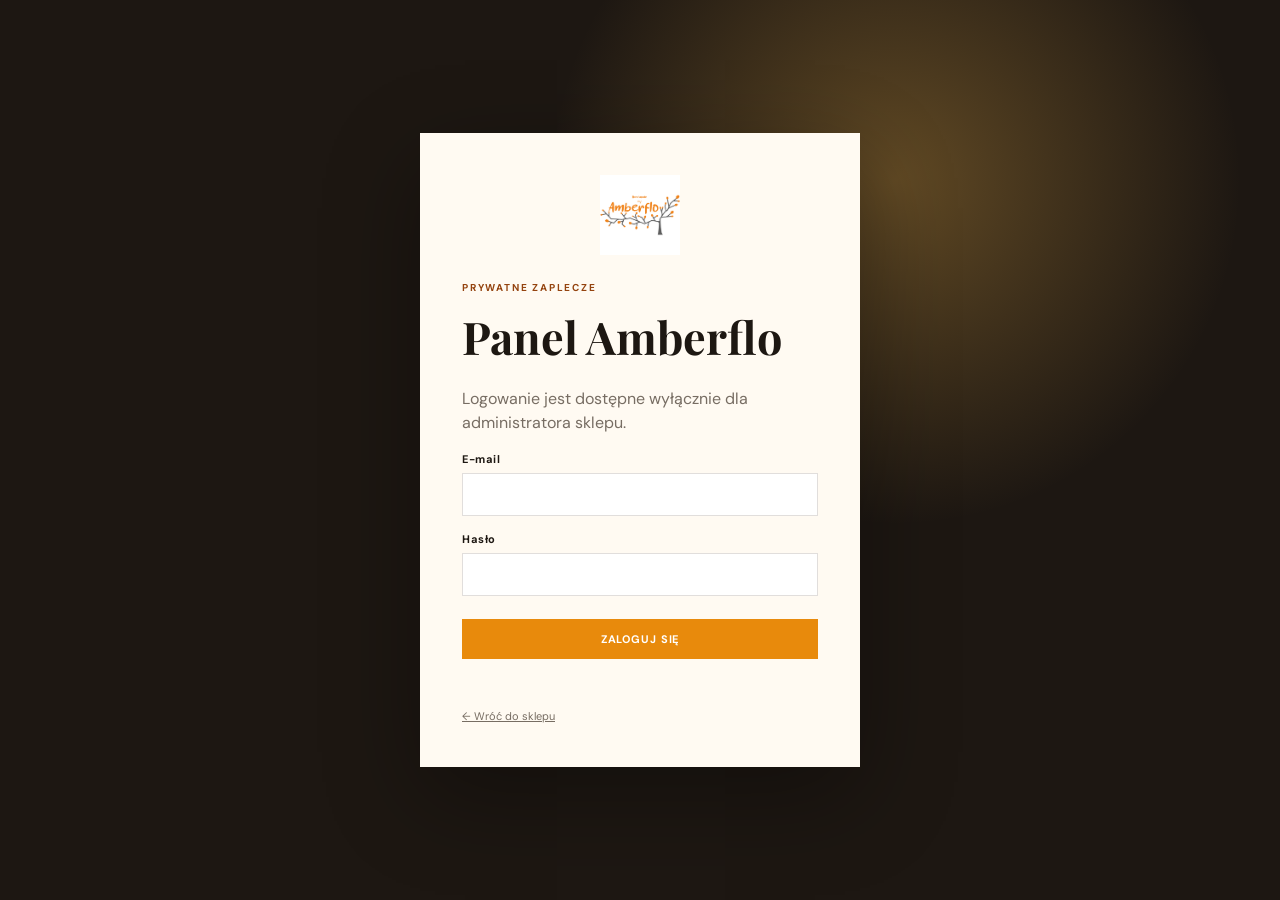
<file: admin.html>
<!doctype html><html lang="pl"><head><meta charset="UTF-8"><meta name="viewport" content="width=device-width,initial-scale=1"><meta name="robots" content="noindex,nofollow"><title>Zaplecze Amberflo</title><link rel="preconnect" href="https://fonts.googleapis.com"><link rel="preconnect" href="https://fonts.gstatic.com" crossorigin><link href="https://fonts.googleapis.com/css2?family=DM+Sans:wght@400;500;600;700&family=Playfair+Display:wght@600;700&display=swap" rel="stylesheet"><link rel="stylesheet" href="admin.css"><link rel="stylesheet" href="admin-fixes.css?v=1"><link rel="stylesheet" href="admin-upgrades.css?v=5"><link rel="stylesheet" href="admin-review-photos.css?v=1"><link rel="stylesheet" href="admin-descriptions.css?v=2"><script src="config.js?v=4" defer></script><script src="admin.js?v=10" defer></script><script src="admin-upgrades.js?v=6" defer></script></head><body>
<section class="login-view" id="loginView"><div class="login-card"><a href="index.html"><img src="LOGO.png" alt="Amberflo"></a><p class="eyebrow">Prywatne zaplecze</p><h1>Panel Amberflo</h1><p>Logowanie jest dostępne wyłącznie dla administratora sklepu.</p><form id="loginForm"><label>E-mail<input name="email" type="email" required autocomplete="username"></label><label>Hasło<input name="password" type="password" required autocomplete="current-password"></label><button type="submit">Zaloguj się</button><p class="status" id="loginStatus"></p></form><div class="setup-warning" id="setupWarning" hidden>Najpierw uzupełnij dane Supabase w pliku <code>config.js</code>. Instrukcja znajduje się w <code>ADMIN_SETUP.md</code>.</div><a class="back" href="index.html">← Wróć do sklepu</a></div></section>
<div class="admin-view" id="adminView" hidden><header class="admin-header"><div><img src="LOGO.png" alt="Amberflo"><span>Zaplecze</span></div><div><small id="adminEmail"></small><button class="ghost" id="logoutButton">Wyloguj</button></div></header><main class="admin-shell"><aside class="admin-sidebar"><button class="admin-tab active" data-tab="products">Produkty <b id="productCount">0</b></button><button class="admin-tab" data-tab="reviews">Opinie <b id="reviewCount">0</b></button><a href="index.html" target="_blank">Otwórz sklep ↗</a></aside><section class="admin-content"><div class="panel active" id="productsPanel"><div class="panel-head"><div><p class="eyebrow">Katalog</p><h1>Produkty</h1><p>Zmieniaj zdjęcia, ceny i opisy bez edytowania kodu.</p></div><button class="primary" id="addProduct">+ Dodaj produkt</button></div><div class="product-list" id="adminProducts"></div></div><div class="panel" id="reviewsPanel"><div class="panel-head"><div><p class="eyebrow">Moderacja</p><h1>Opinie</h1><p>Zatwierdzaj opinie przed ich publikacją w sklepie.</p></div></div><div class="review-list" id="adminReviews"></div></div></section></main></div>
<dialog id="productEditor"><form id="productForm"><header><div><p class="eyebrow">Edycja katalogu</p><h2 id="editorTitle">Nowy produkt</h2></div><button type="button" class="close-editor" aria-label="Zamknij">×</button></header><div class="editor-grid"><label>ID / adres produktu<input name="id" required pattern="[a-z0-9-]+"></label><label>Kolejność<input name="sort_order" type="number" value="0"></label><label class="wide">Nazwa po polsku<input name="name_pl" required></label><label class="wide">Nazwa po angielsku<input name="name_en"></label><label class="wide">Opis po polsku<textarea name="description_pl" rows="3" required></textarea></label><label class="wide">Opis po angielsku<textarea name="description_en" rows="3"></textarea></label><label>Cena w zł<input name="price" type="number" min="0" step="1" required></label><label>Kategoria<select name="category"><option value="small">Małe</option><option value="classic">Klasyczne</option><option value="large">Duże</option></select></label><label>Wysokość<input name="height" placeholder="np. 20 cm"></label><label>Szerokość<input name="width" placeholder="np. 16–17 cm"></label><label>Liczba bryłek<input name="pieces" placeholder="np. 432"></label><label>Odznaka PL<input name="badge_pl" placeholder="np. Bestseller"></label><label>Odznaka EN<input name="badge_en" placeholder="np. Bestseller"></label><label class="check"><input name="active" type="checkbox" checked> Produkt widoczny w sklepie</label><label class="check"><input name="show_price" type="checkbox" checked> Pokazuj cenę na stronie</label><label class="check"><input name="purchasable" type="checkbox" checked> Można dodać do koszyka</label><label class="check"><input name="show_fulfilment" type="checkbox" checked> Pokazuj dostępność i czas realizacji</label><label class="wide upload">Dodaj zdjęcia<input id="imageFiles" type="file" accept="image/jpeg,image/png,image/webp" multiple><small>Możesz wybrać kilka zdjęć naraz. Pierwsze będzie główne.</small></label></div><section class="image-editor"><h3>Galeria produktu</h3><div id="galleryEditor"></div></section><footer><button type="button" class="ghost close-editor">Anuluj</button><button type="submit" class="primary" id="saveProduct">Zapisz produkt</button></footer><p class="status" id="editorStatus"></p></form></dialog>
<div class="admin-toast" id="adminToast"></div></body></html>
</file>
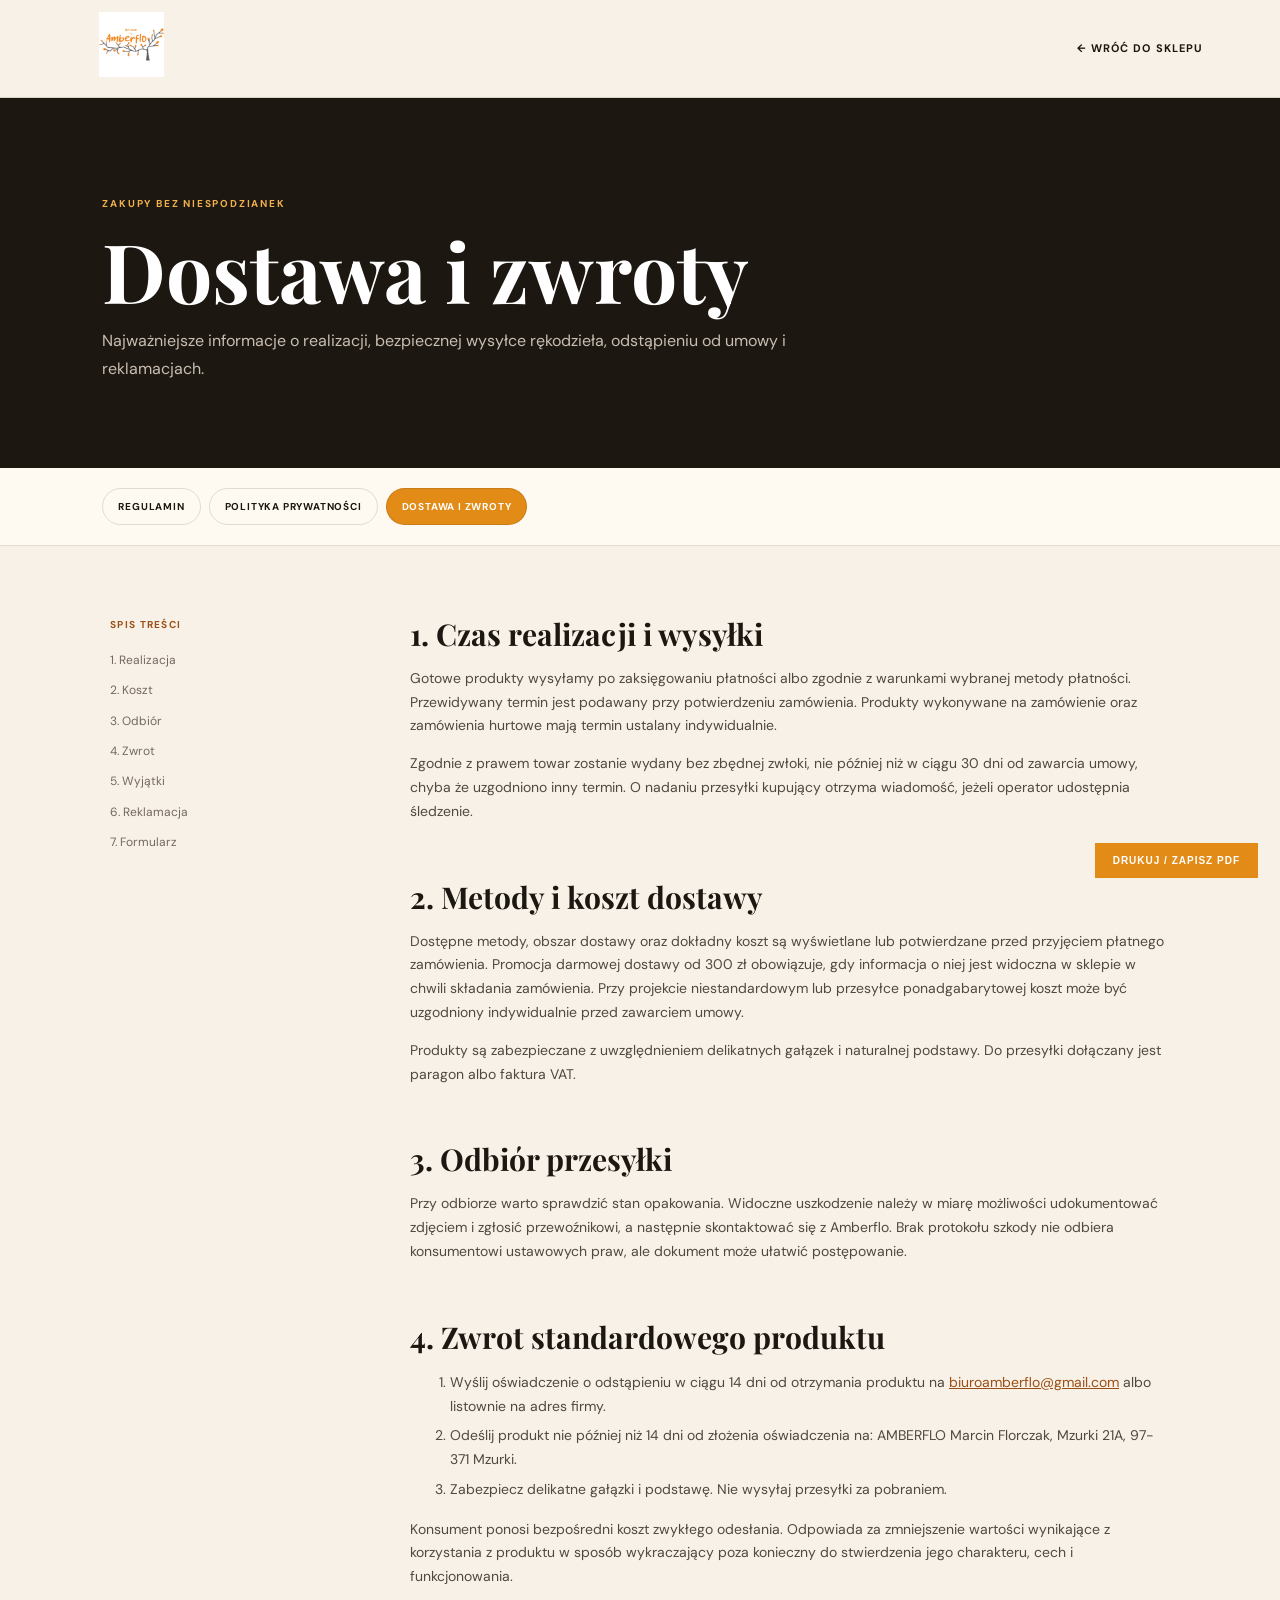
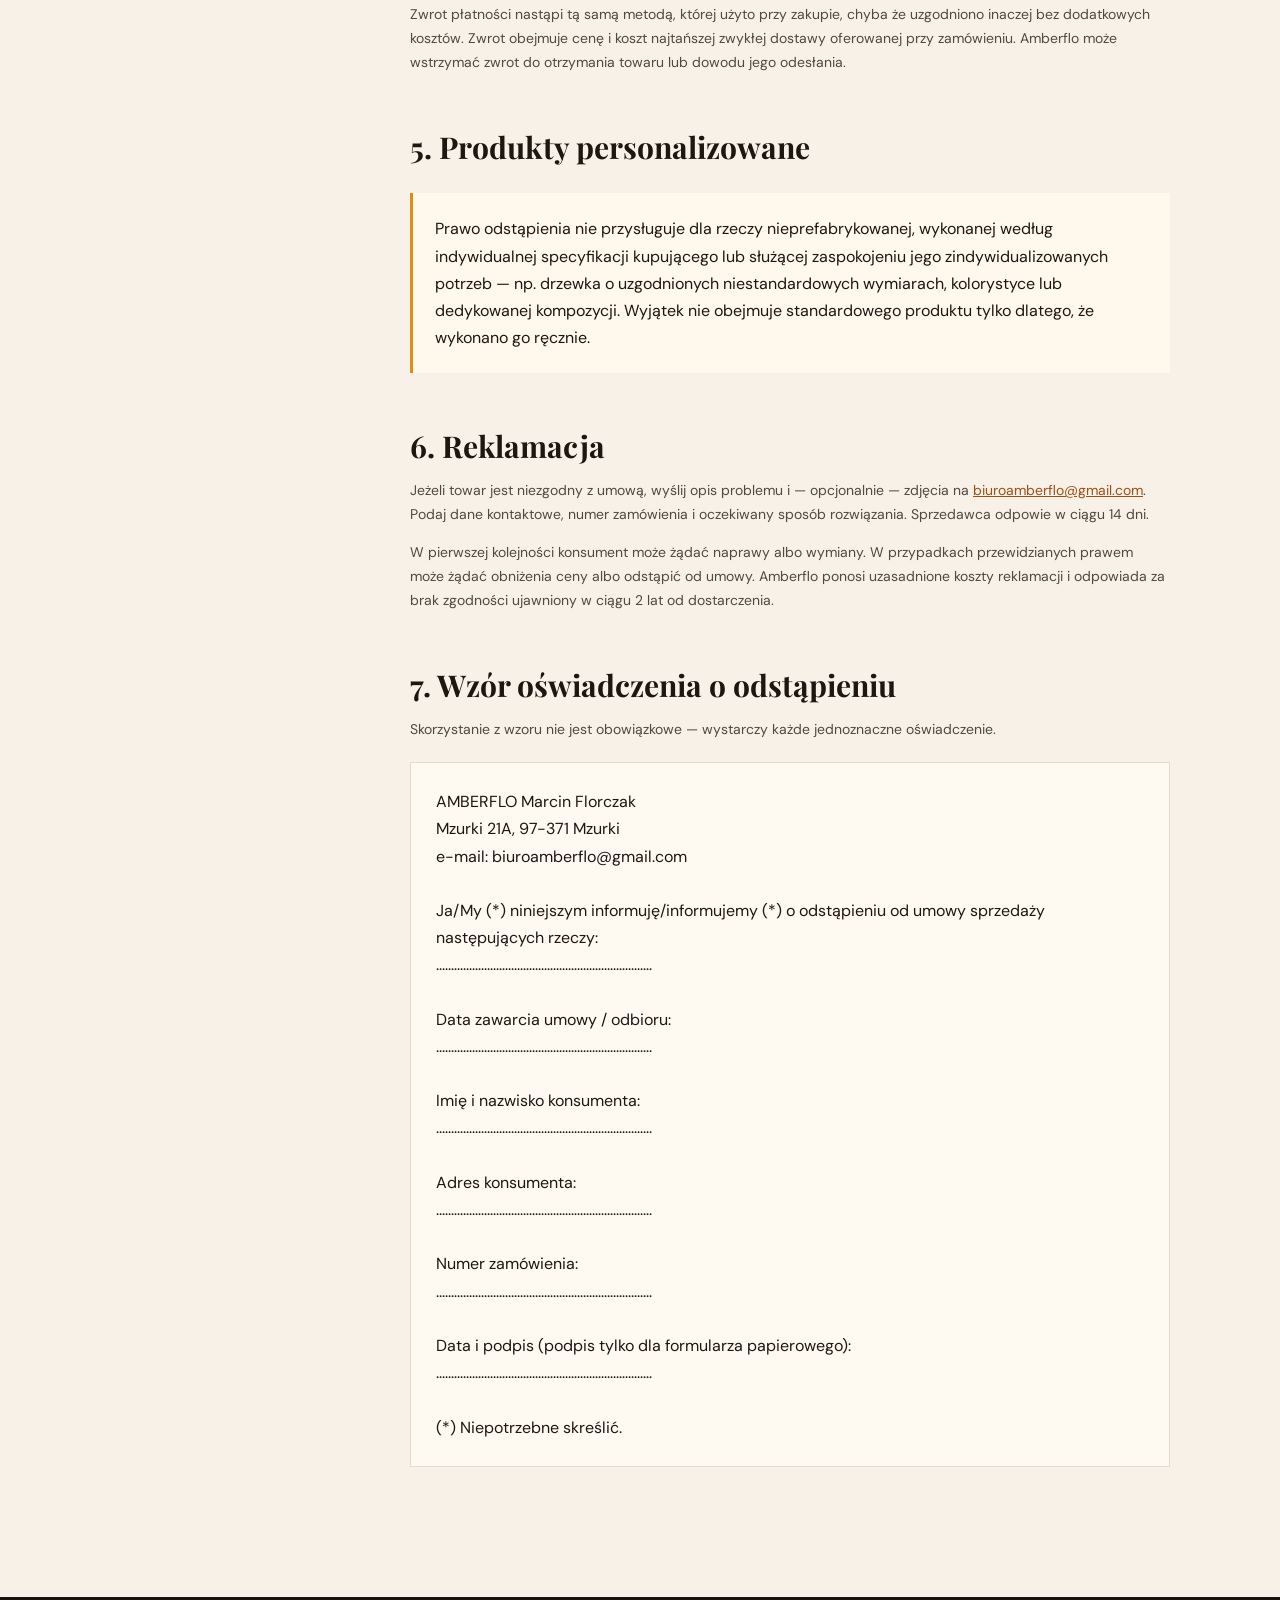
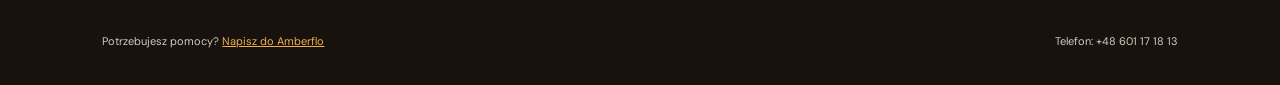
<file: dostawa-i-zwroty.html>
<!doctype html><html lang="pl"><head><meta charset="UTF-8"><meta name="viewport" content="width=device-width,initial-scale=1"><title>Dostawa i zwroty — Amberflo</title><meta name="description" content="Zasady dostawy, zwrotów i reklamacji w sklepie Amberflo."><meta name="robots" content="index,follow"><link rel="canonical" href="https://amberflo.pl/dostawa-i-zwroty.html"><link rel="icon" href="/LOGO.png" type="image/png"><link rel="preconnect" href="https://fonts.googleapis.com"><link rel="preconnect" href="https://fonts.gstatic.com" crossorigin><link href="https://fonts.googleapis.com/css2?family=DM+Sans:wght@400;500;600;700&family=Playfair+Display:wght@600;700&display=swap" rel="stylesheet"><link rel="stylesheet" href="legal.css"></head><body>
<header class="legal-header"><a href="index.html"><img src="LOGO.png" alt="Amberflo"></a><a class="back-link" href="index.html">← Wróć do sklepu</a></header><section class="legal-hero"><small>Zakupy bez niespodzianek</small><h1>Dostawa i zwroty</h1><p>Najważniejsze informacje o realizacji, bezpiecznej wysyłce rękodzieła, odstąpieniu od umowy i reklamacjach.</p></section><nav class="legal-tabs"><a href="regulamin.html">Regulamin</a><a href="polityka-prywatnosci.html">Polityka prywatności</a><a class="active" href="dostawa-i-zwroty.html">Dostawa i zwroty</a></nav>
<main class="legal-layout"><aside class="toc"><b>Spis treści</b><a href="#realizacja">1. Realizacja</a><a href="#koszt">2. Koszt</a><a href="#odbior">3. Odbiór</a><a href="#zwrot">4. Zwrot</a><a href="#wyjatki">5. Wyjątki</a><a href="#reklamacja">6. Reklamacja</a><a href="#formularz">7. Formularz</a></aside><article class="legal-content">
<h2 id="realizacja">1. Czas realizacji i wysyłki</h2><p>Gotowe produkty wysyłamy po zaksięgowaniu płatności albo zgodnie z warunkami wybranej metody płatności. Przewidywany termin jest podawany przy potwierdzeniu zamówienia. Produkty wykonywane na zamówienie oraz zamówienia hurtowe mają termin ustalany indywidualnie.</p><p>Zgodnie z prawem towar zostanie wydany bez zbędnej zwłoki, nie później niż w ciągu 30 dni od zawarcia umowy, chyba że uzgodniono inny termin. O nadaniu przesyłki kupujący otrzyma wiadomość, jeżeli operator udostępnia śledzenie.</p>
<h2 id="koszt">2. Metody i koszt dostawy</h2><p>Dostępne metody, obszar dostawy oraz dokładny koszt są wyświetlane lub potwierdzane przed przyjęciem płatnego zamówienia. Promocja darmowej dostawy od 300 zł obowiązuje, gdy informacja o niej jest widoczna w sklepie w chwili składania zamówienia. Przy projekcie niestandardowym lub przesyłce ponadgabarytowej koszt może być uzgodniony indywidualnie przed zawarciem umowy.</p><p>Produkty są zabezpieczane z uwzględnieniem delikatnych gałązek i naturalnej podstawy. Do przesyłki dołączany jest paragon albo faktura VAT.</p>
<h2 id="odbior">3. Odbiór przesyłki</h2><p>Przy odbiorze warto sprawdzić stan opakowania. Widoczne uszkodzenie należy w miarę możliwości udokumentować zdjęciem i zgłosić przewoźnikowi, a następnie skontaktować się z Amberflo. Brak protokołu szkody nie odbiera konsumentowi ustawowych praw, ale dokument może ułatwić postępowanie.</p>
<h2 id="zwrot">4. Zwrot standardowego produktu</h2><ol><li>Wyślij oświadczenie o odstąpieniu w ciągu 14 dni od otrzymania produktu na <a href="mailto:biuroamberflo@gmail.com">biuroamberflo@gmail.com</a> albo listownie na adres firmy.</li><li>Odeślij produkt nie później niż 14 dni od złożenia oświadczenia na: AMBERFLO Marcin Florczak, Mzurki 21A, 97-371 Mzurki.</li><li>Zabezpiecz delikatne gałązki i podstawę. Nie wysyłaj przesyłki za pobraniem.</li></ol><p>Konsument ponosi bezpośredni koszt zwykłego odesłania. Odpowiada za zmniejszenie wartości wynikające z korzystania z produktu w sposób wykraczający poza konieczny do stwierdzenia jego charakteru, cech i funkcjonowania.</p><p>Zwrot płatności nastąpi tą samą metodą, której użyto przy zakupie, chyba że uzgodniono inaczej bez dodatkowych kosztów. Zwrot obejmuje cenę i koszt najtańszej zwykłej dostawy oferowanej przy zamówieniu. Amberflo może wstrzymać zwrot do otrzymania towaru lub dowodu jego odesłania.</p>
<h2 id="wyjatki">5. Produkty personalizowane</h2><div class="legal-note">Prawo odstąpienia nie przysługuje dla rzeczy nieprefabrykowanej, wykonanej według indywidualnej specyfikacji kupującego lub służącej zaspokojeniu jego zindywidualizowanych potrzeb — np. drzewka o uzgodnionych niestandardowych wymiarach, kolorystyce lub dedykowanej kompozycji. Wyjątek nie obejmuje standardowego produktu tylko dlatego, że wykonano go ręcznie.</div>
<h2 id="reklamacja">6. Reklamacja</h2><p>Jeżeli towar jest niezgodny z umową, wyślij opis problemu i — opcjonalnie — zdjęcia na <a href="mailto:biuroamberflo@gmail.com">biuroamberflo@gmail.com</a>. Podaj dane kontaktowe, numer zamówienia i oczekiwany sposób rozwiązania. Sprzedawca odpowie w ciągu 14 dni.</p><p>W pierwszej kolejności konsument może żądać naprawy albo wymiany. W przypadkach przewidzianych prawem może żądać obniżenia ceny albo odstąpić od umowy. Amberflo ponosi uzasadnione koszty reklamacji i odpowiada za brak zgodności ujawniony w ciągu 2 lat od dostarczenia.</p>
<h2 id="formularz">7. Wzór oświadczenia o odstąpieniu</h2><p>Skorzystanie z wzoru nie jest obowiązkowe — wystarczy każde jednoznaczne oświadczenie.</p><div class="form-card">AMBERFLO Marcin Florczak
Mzurki 21A, 97-371 Mzurki
e-mail: biuroamberflo@gmail.com

Ja/My (*) niniejszym informuję/informujemy (*) o odstąpieniu od umowy sprzedaży następujących rzeczy:
........................................................................

Data zawarcia umowy / odbioru:
........................................................................

Imię i nazwisko konsumenta:
........................................................................

Adres konsumenta:
........................................................................

Numer zamówienia:
........................................................................

Data i podpis (podpis tylko dla formularza papierowego):
........................................................................

(*) Niepotrzebne skreślić.</div>
</article></main><footer class="legal-footer"><span>Potrzebujesz pomocy? <a href="mailto:biuroamberflo@gmail.com">Napisz do Amberflo</a></span><span>Telefon: +48 601 17 18 13</span></footer><button class="print-button" onclick="window.print()">Drukuj / zapisz PDF</button></body></html>
</file>
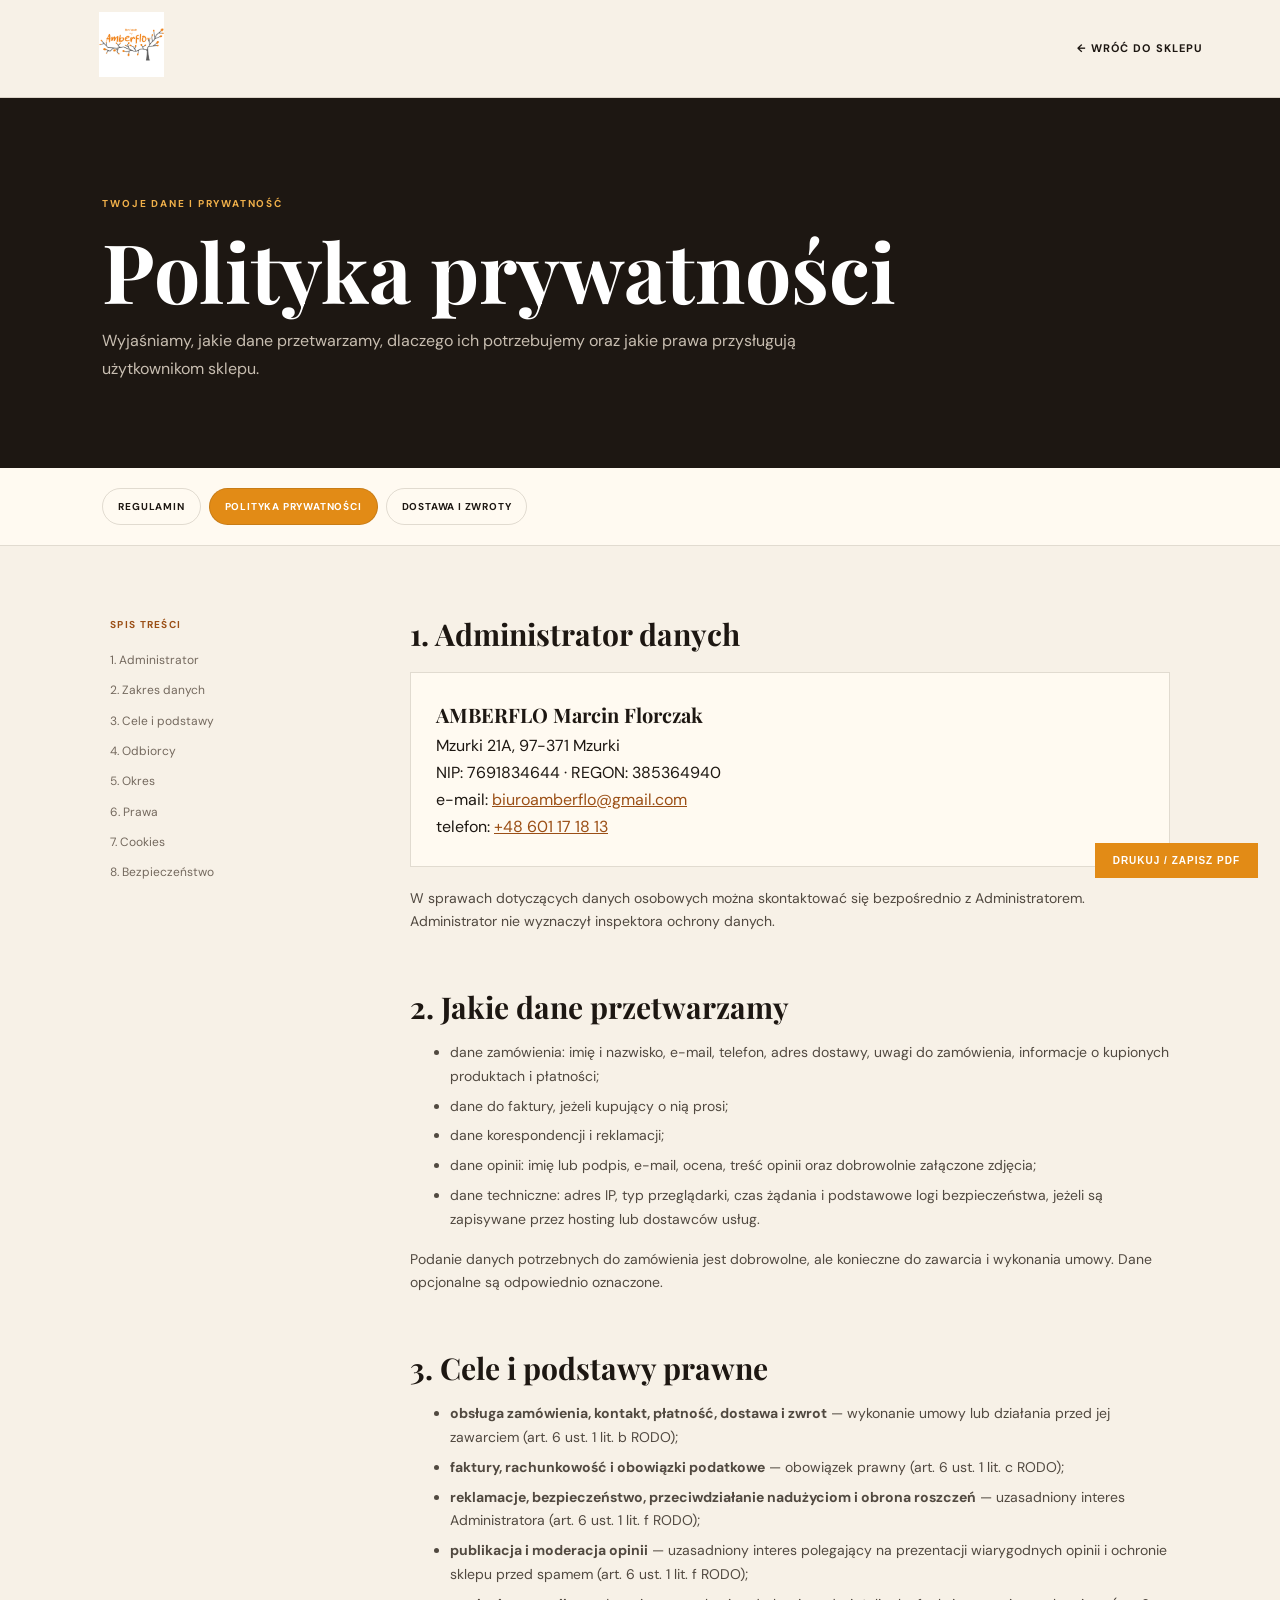
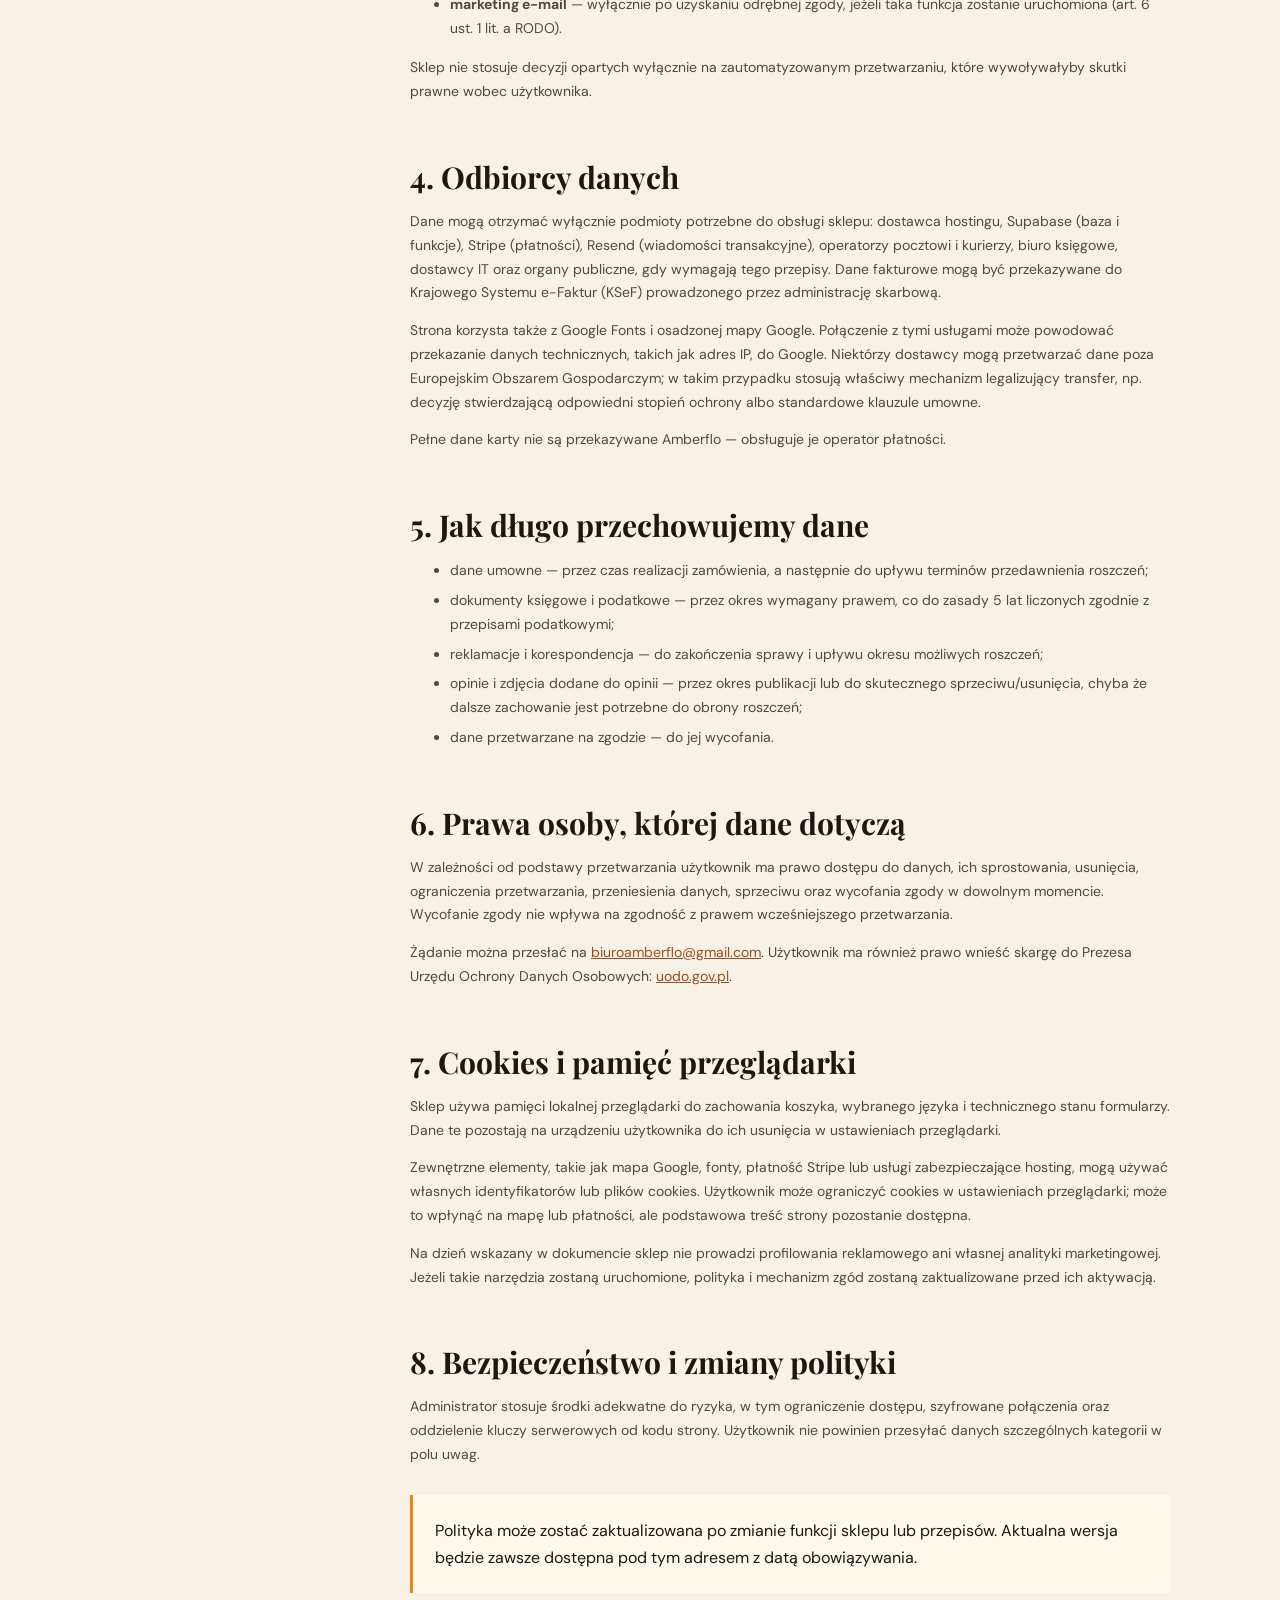
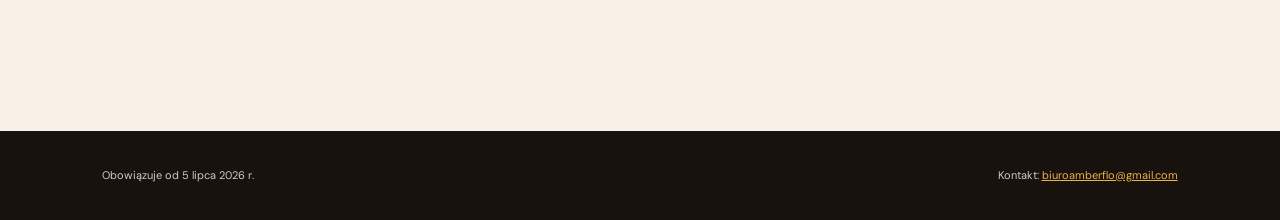
<file: polityka-prywatnosci.html>
<!doctype html><html lang="pl"><head><meta charset="UTF-8"><meta name="viewport" content="width=device-width,initial-scale=1"><title>Polityka prywatności — Amberflo</title><meta name="description" content="Polityka prywatności sklepu Amberflo."><meta name="robots" content="index,follow"><link rel="canonical" href="https://amberflo.pl/polityka-prywatnosci.html"><link rel="icon" href="/LOGO.png" type="image/png"><link rel="preconnect" href="https://fonts.googleapis.com"><link rel="preconnect" href="https://fonts.gstatic.com" crossorigin><link href="https://fonts.googleapis.com/css2?family=DM+Sans:wght@400;500;600;700&family=Playfair+Display:wght@600;700&display=swap" rel="stylesheet"><link rel="stylesheet" href="legal.css"></head><body>
<header class="legal-header"><a href="index.html"><img src="LOGO.png" alt="Amberflo"></a><a class="back-link" href="index.html">← Wróć do sklepu</a></header><section class="legal-hero"><small>Twoje dane i prywatność</small><h1>Polityka prywatności</h1><p>Wyjaśniamy, jakie dane przetwarzamy, dlaczego ich potrzebujemy oraz jakie prawa przysługują użytkownikom sklepu.</p></section><nav class="legal-tabs"><a href="regulamin.html">Regulamin</a><a class="active" href="polityka-prywatnosci.html">Polityka prywatności</a><a href="dostawa-i-zwroty.html">Dostawa i zwroty</a></nav>
<main class="legal-layout"><aside class="toc"><b>Spis treści</b><a href="#administrator">1. Administrator</a><a href="#zakres">2. Zakres danych</a><a href="#cele">3. Cele i podstawy</a><a href="#odbiorcy">4. Odbiorcy</a><a href="#okres">5. Okres</a><a href="#prawa">6. Prawa</a><a href="#cookies">7. Cookies</a><a href="#bezpieczenstwo">8. Bezpieczeństwo</a></aside><article class="legal-content">
<h2 id="administrator">1. Administrator danych</h2><div class="company-card"><strong>AMBERFLO Marcin Florczak</strong><br>Mzurki 21A, 97-371 Mzurki<br>NIP: 7691834644 · REGON: 385364940<br>e-mail: <a href="mailto:biuroamberflo@gmail.com">biuroamberflo@gmail.com</a><br>telefon: <a href="tel:+48601171813">+48 601 17 18 13</a></div><p>W sprawach dotyczących danych osobowych można skontaktować się bezpośrednio z Administratorem. Administrator nie wyznaczył inspektora ochrony danych.</p>
<h2 id="zakres">2. Jakie dane przetwarzamy</h2><ul><li>dane zamówienia: imię i nazwisko, e-mail, telefon, adres dostawy, uwagi do zamówienia, informacje o kupionych produktach i płatności;</li><li>dane do faktury, jeżeli kupujący o nią prosi;</li><li>dane korespondencji i reklamacji;</li><li>dane opinii: imię lub podpis, e-mail, ocena, treść opinii oraz dobrowolnie załączone zdjęcia;</li><li>dane techniczne: adres IP, typ przeglądarki, czas żądania i podstawowe logi bezpieczeństwa, jeżeli są zapisywane przez hosting lub dostawców usług.</li></ul><p>Podanie danych potrzebnych do zamówienia jest dobrowolne, ale konieczne do zawarcia i wykonania umowy. Dane opcjonalne są odpowiednio oznaczone.</p>
<h2 id="cele">3. Cele i podstawy prawne</h2><ul><li><strong>obsługa zamówienia, kontakt, płatność, dostawa i zwrot</strong> — wykonanie umowy lub działania przed jej zawarciem (art. 6 ust. 1 lit. b RODO);</li><li><strong>faktury, rachunkowość i obowiązki podatkowe</strong> — obowiązek prawny (art. 6 ust. 1 lit. c RODO);</li><li><strong>reklamacje, bezpieczeństwo, przeciwdziałanie nadużyciom i obrona roszczeń</strong> — uzasadniony interes Administratora (art. 6 ust. 1 lit. f RODO);</li><li><strong>publikacja i moderacja opinii</strong> — uzasadniony interes polegający na prezentacji wiarygodnych opinii i ochronie sklepu przed spamem (art. 6 ust. 1 lit. f RODO);</li><li><strong>marketing e-mail</strong> — wyłącznie po uzyskaniu odrębnej zgody, jeżeli taka funkcja zostanie uruchomiona (art. 6 ust. 1 lit. a RODO).</li></ul><p>Sklep nie stosuje decyzji opartych wyłącznie na zautomatyzowanym przetwarzaniu, które wywoływałyby skutki prawne wobec użytkownika.</p>
<h2 id="odbiorcy">4. Odbiorcy danych</h2><p>Dane mogą otrzymać wyłącznie podmioty potrzebne do obsługi sklepu: dostawca hostingu, Supabase (baza i funkcje), Stripe (płatności), Resend (wiadomości transakcyjne), operatorzy pocztowi i kurierzy, biuro księgowe, dostawcy IT oraz organy publiczne, gdy wymagają tego przepisy. Dane fakturowe mogą być przekazywane do Krajowego Systemu e-Faktur (KSeF) prowadzonego przez administrację skarbową.</p><p>Strona korzysta także z Google Fonts i osadzonej mapy Google. Połączenie z tymi usługami może powodować przekazanie danych technicznych, takich jak adres IP, do Google. Niektórzy dostawcy mogą przetwarzać dane poza Europejskim Obszarem Gospodarczym; w takim przypadku stosują właściwy mechanizm legalizujący transfer, np. decyzję stwierdzającą odpowiedni stopień ochrony albo standardowe klauzule umowne.</p><p>Pełne dane karty nie są przekazywane Amberflo — obsługuje je operator płatności.</p>
<h2 id="okres">5. Jak długo przechowujemy dane</h2><ul><li>dane umowne — przez czas realizacji zamówienia, a następnie do upływu terminów przedawnienia roszczeń;</li><li>dokumenty księgowe i podatkowe — przez okres wymagany prawem, co do zasady 5 lat liczonych zgodnie z przepisami podatkowymi;</li><li>reklamacje i korespondencja — do zakończenia sprawy i upływu okresu możliwych roszczeń;</li><li>opinie i zdjęcia dodane do opinii — przez okres publikacji lub do skutecznego sprzeciwu/usunięcia, chyba że dalsze zachowanie jest potrzebne do obrony roszczeń;</li><li>dane przetwarzane na zgodzie — do jej wycofania.</li></ul>
<h2 id="prawa">6. Prawa osoby, której dane dotyczą</h2><p>W zależności od podstawy przetwarzania użytkownik ma prawo dostępu do danych, ich sprostowania, usunięcia, ograniczenia przetwarzania, przeniesienia danych, sprzeciwu oraz wycofania zgody w dowolnym momencie. Wycofanie zgody nie wpływa na zgodność z prawem wcześniejszego przetwarzania.</p><p>Żądanie można przesłać na <a href="mailto:biuroamberflo@gmail.com">biuroamberflo@gmail.com</a>. Użytkownik ma również prawo wnieść skargę do Prezesa Urzędu Ochrony Danych Osobowych: <a href="https://uodo.gov.pl" rel="noreferrer">uodo.gov.pl</a>.</p>
<h2 id="cookies">7. Cookies i pamięć przeglądarki</h2><p>Sklep używa pamięci lokalnej przeglądarki do zachowania koszyka, wybranego języka i technicznego stanu formularzy. Dane te pozostają na urządzeniu użytkownika do ich usunięcia w ustawieniach przeglądarki.</p><p>Zewnętrzne elementy, takie jak mapa Google, fonty, płatność Stripe lub usługi zabezpieczające hosting, mogą używać własnych identyfikatorów lub plików cookies. Użytkownik może ograniczyć cookies w ustawieniach przeglądarki; może to wpłynąć na mapę lub płatności, ale podstawowa treść strony pozostanie dostępna.</p><p>Na dzień wskazany w dokumencie sklep nie prowadzi profilowania reklamowego ani własnej analityki marketingowej. Jeżeli takie narzędzia zostaną uruchomione, polityka i mechanizm zgód zostaną zaktualizowane przed ich aktywacją.</p>
<h2 id="bezpieczenstwo">8. Bezpieczeństwo i zmiany polityki</h2><p>Administrator stosuje środki adekwatne do ryzyka, w tym ograniczenie dostępu, szyfrowane połączenia oraz oddzielenie kluczy serwerowych od kodu strony. Użytkownik nie powinien przesyłać danych szczególnych kategorii w polu uwag.</p><div class="legal-note">Polityka może zostać zaktualizowana po zmianie funkcji sklepu lub przepisów. Aktualna wersja będzie zawsze dostępna pod tym adresem z datą obowiązywania.</div>
</article></main><footer class="legal-footer"><span>Obowiązuje od 5 lipca 2026 r.</span><span>Kontakt: <a href="mailto:biuroamberflo@gmail.com">biuroamberflo@gmail.com</a></span></footer><button class="print-button" onclick="window.print()">Drukuj / zapisz PDF</button></body></html>
</file>
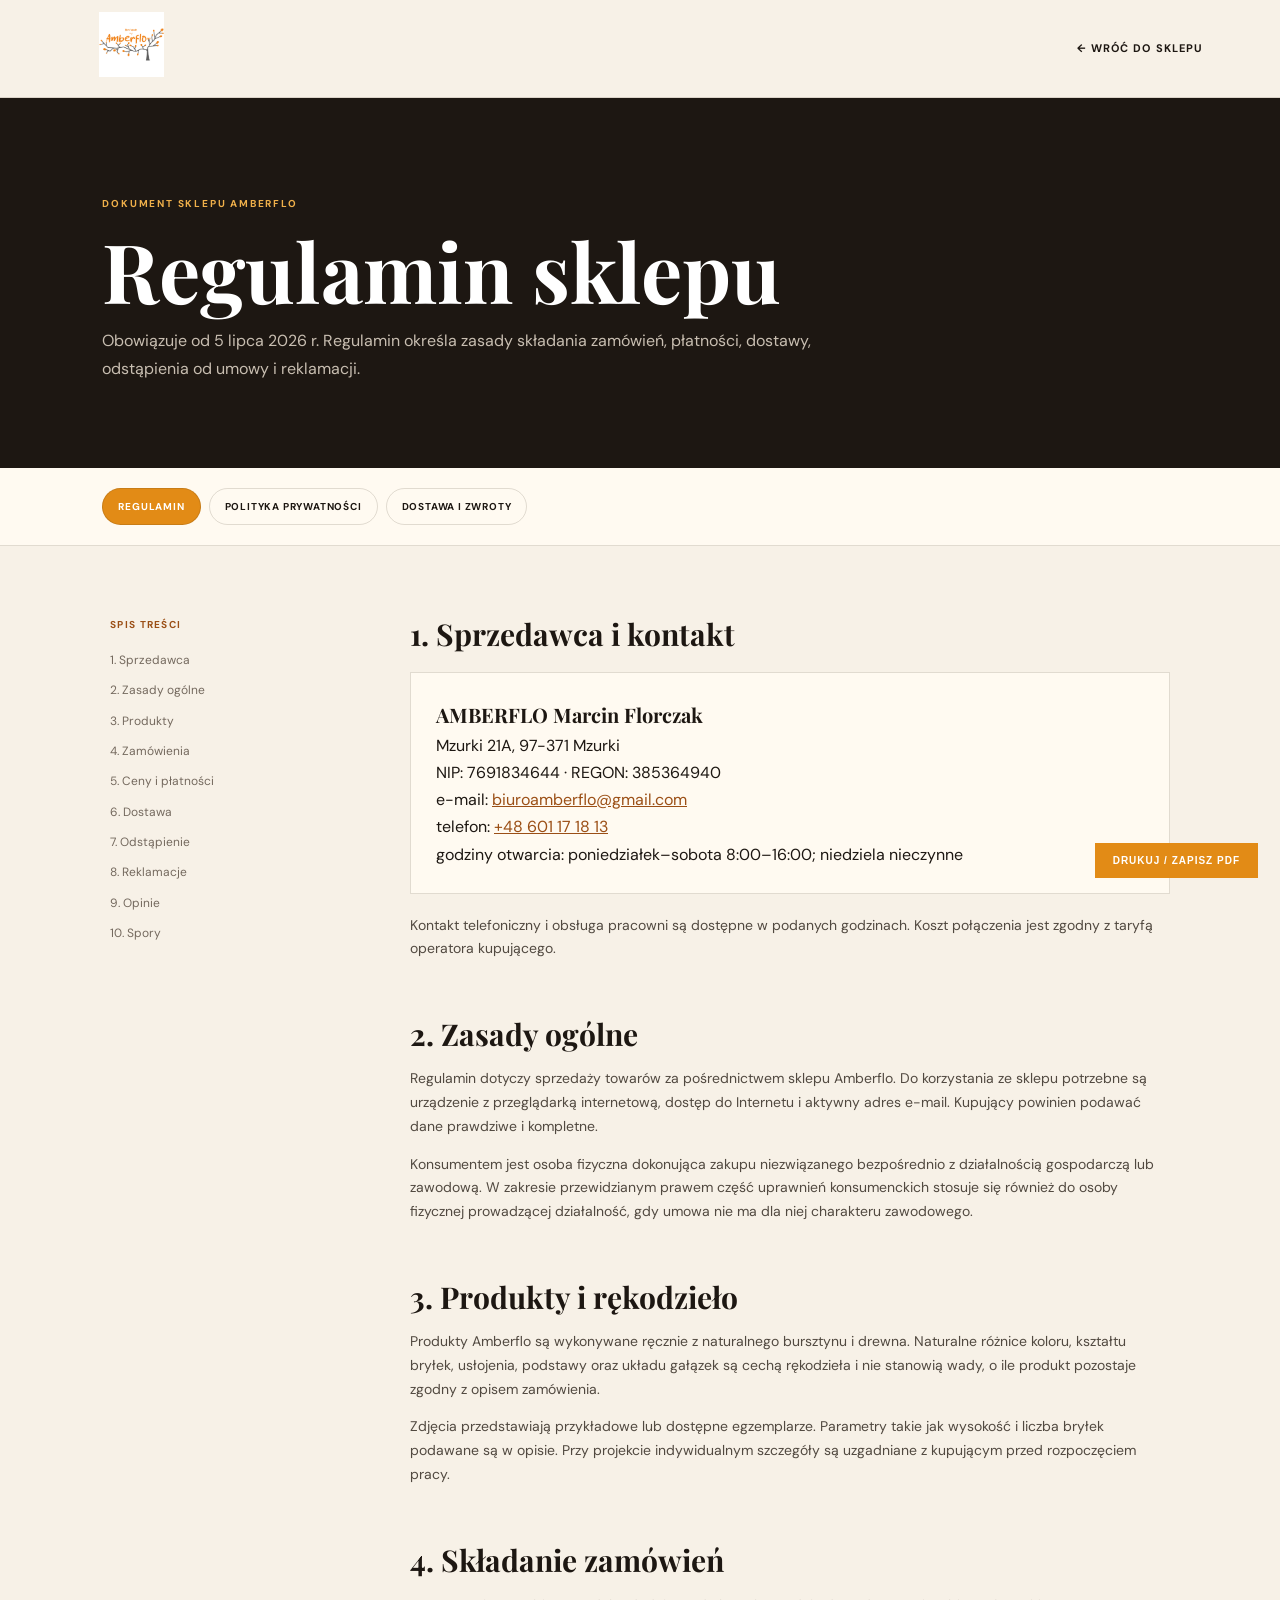
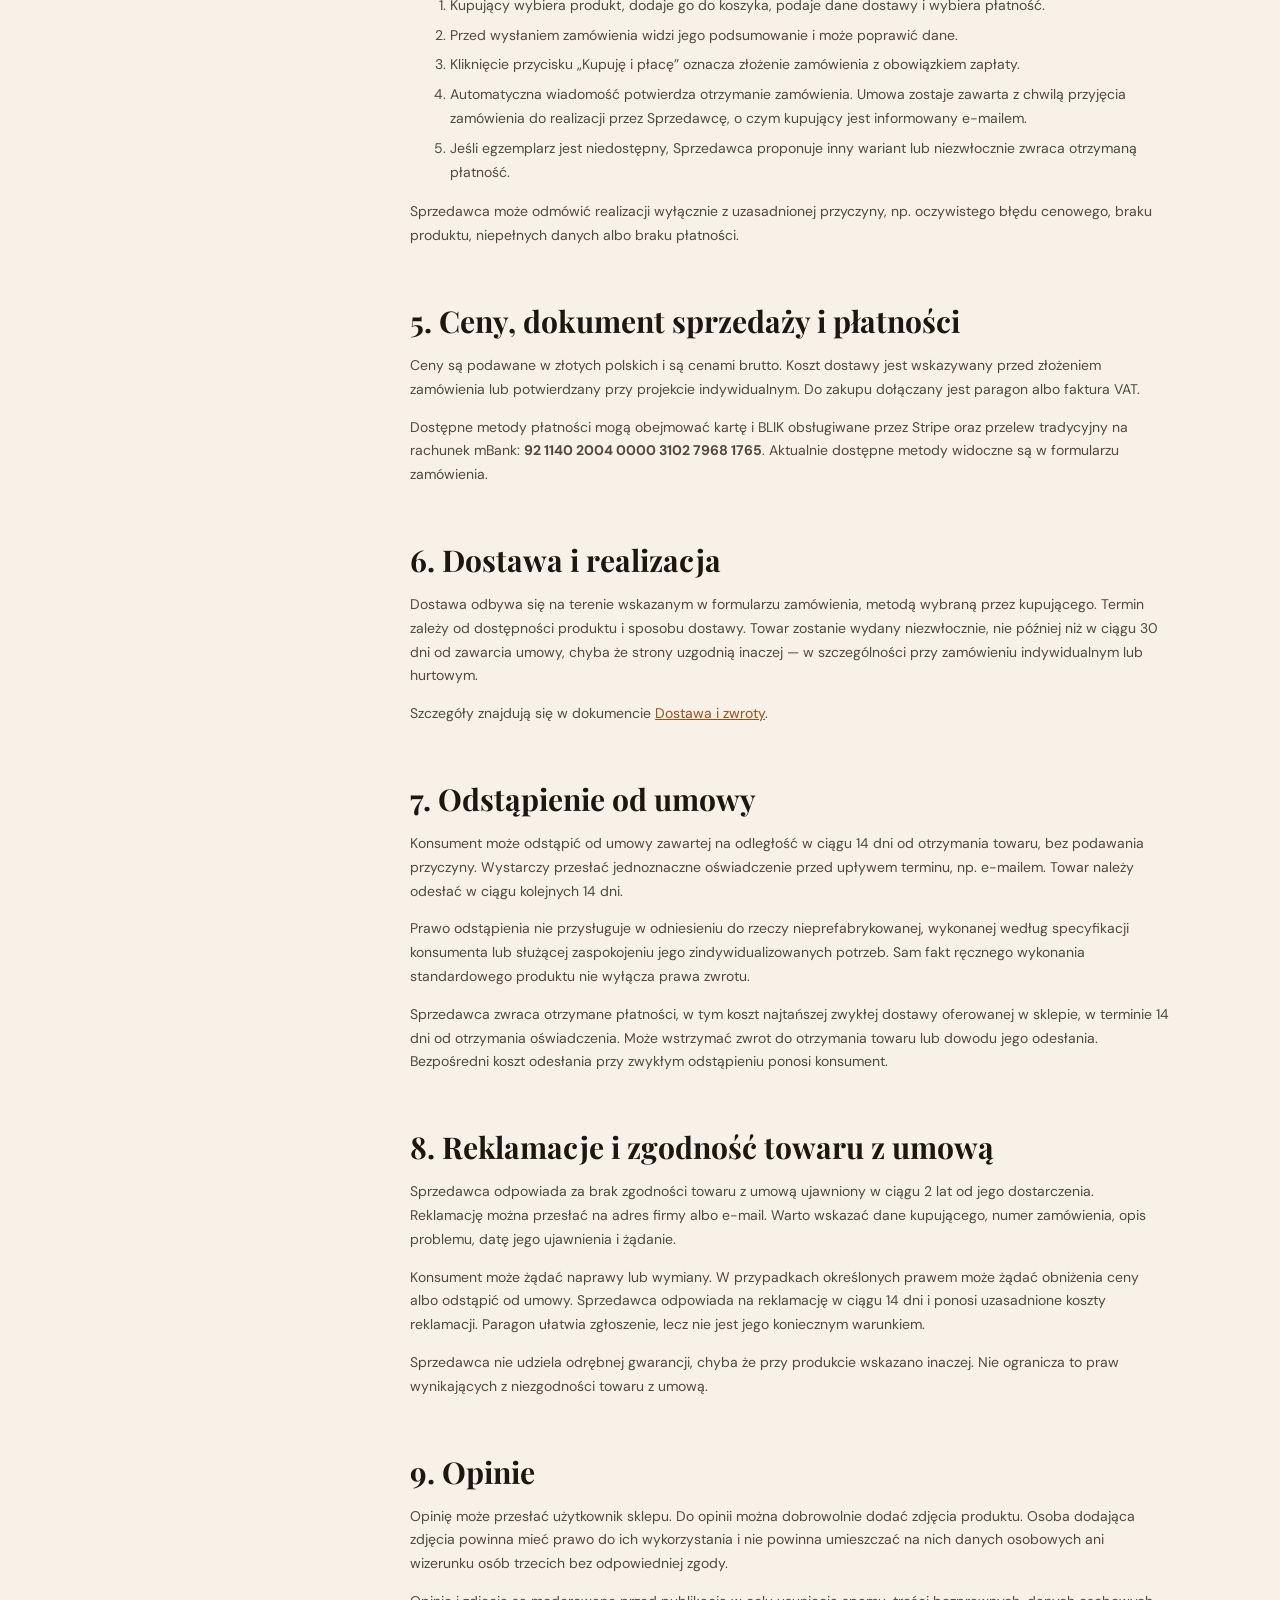
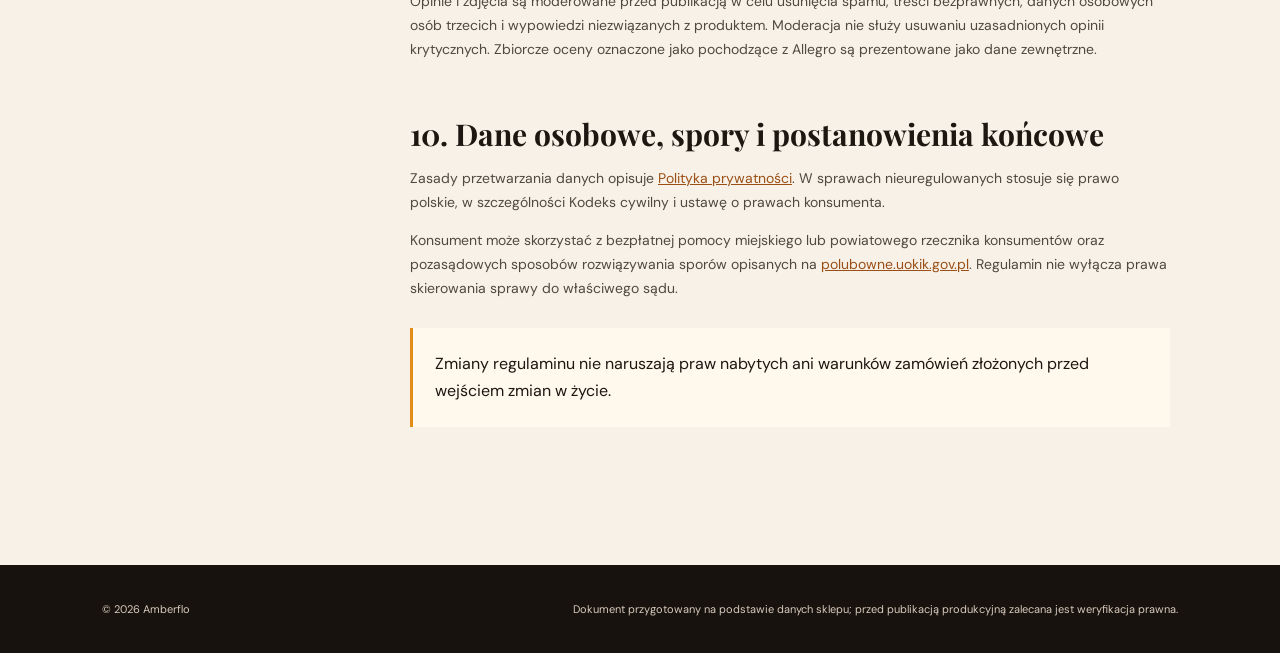
<file: regulamin.html>
<!doctype html><html lang="pl"><head><meta charset="UTF-8"><meta name="viewport" content="width=device-width,initial-scale=1"><title>Regulamin sklepu — Amberflo</title><meta name="description" content="Regulamin sklepu internetowego Amberflo."><meta name="robots" content="index,follow"><link rel="canonical" href="https://amberflo.pl/regulamin.html"><link rel="icon" href="/LOGO.png" type="image/png"><link rel="preconnect" href="https://fonts.googleapis.com"><link rel="preconnect" href="https://fonts.gstatic.com" crossorigin><link href="https://fonts.googleapis.com/css2?family=DM+Sans:wght@400;500;600;700&family=Playfair+Display:wght@600;700&display=swap" rel="stylesheet"><link rel="stylesheet" href="legal.css"></head><body>
<header class="legal-header"><a href="index.html"><img src="LOGO.png" alt="Amberflo"></a><a class="back-link" href="index.html">← Wróć do sklepu</a></header>
<section class="legal-hero"><small>Dokument sklepu Amberflo</small><h1>Regulamin sklepu</h1><p>Obowiązuje od 5 lipca 2026 r. Regulamin określa zasady składania zamówień, płatności, dostawy, odstąpienia od umowy i reklamacji.</p></section>
<nav class="legal-tabs"><a class="active" href="regulamin.html">Regulamin</a><a href="polityka-prywatnosci.html">Polityka prywatności</a><a href="dostawa-i-zwroty.html">Dostawa i zwroty</a></nav>
<main class="legal-layout"><aside class="toc"><b>Spis treści</b><a href="#sprzedawca">1. Sprzedawca</a><a href="#zasady">2. Zasady ogólne</a><a href="#produkty">3. Produkty</a><a href="#zamowienia">4. Zamówienia</a><a href="#ceny">5. Ceny i płatności</a><a href="#dostawa">6. Dostawa</a><a href="#odstapienie">7. Odstąpienie</a><a href="#reklamacje">8. Reklamacje</a><a href="#opinie">9. Opinie</a><a href="#spory">10. Spory</a></aside><article class="legal-content">
<h2 id="sprzedawca">1. Sprzedawca i kontakt</h2><div class="company-card"><strong>AMBERFLO Marcin Florczak</strong><br>Mzurki 21A, 97-371 Mzurki<br>NIP: 7691834644 · REGON: 385364940<br>e-mail: <a href="mailto:biuroamberflo@gmail.com">biuroamberflo@gmail.com</a><br>telefon: <a href="tel:+48601171813">+48 601 17 18 13</a><br>godziny otwarcia: poniedziałek–sobota 8:00–16:00; niedziela nieczynne</div><p>Kontakt telefoniczny i obsługa pracowni są dostępne w podanych godzinach. Koszt połączenia jest zgodny z taryfą operatora kupującego.</p>
<h2 id="zasady">2. Zasady ogólne</h2><p>Regulamin dotyczy sprzedaży towarów za pośrednictwem sklepu Amberflo. Do korzystania ze sklepu potrzebne są urządzenie z przeglądarką internetową, dostęp do Internetu i aktywny adres e-mail. Kupujący powinien podawać dane prawdziwe i kompletne.</p><p>Konsumentem jest osoba fizyczna dokonująca zakupu niezwiązanego bezpośrednio z działalnością gospodarczą lub zawodową. W zakresie przewidzianym prawem część uprawnień konsumenckich stosuje się również do osoby fizycznej prowadzącej działalność, gdy umowa nie ma dla niej charakteru zawodowego.</p>
<h2 id="produkty">3. Produkty i rękodzieło</h2><p>Produkty Amberflo są wykonywane ręcznie z naturalnego bursztynu i drewna. Naturalne różnice koloru, kształtu bryłek, usłojenia, podstawy oraz układu gałązek są cechą rękodzieła i nie stanowią wady, o ile produkt pozostaje zgodny z opisem zamówienia.</p><p>Zdjęcia przedstawiają przykładowe lub dostępne egzemplarze. Parametry takie jak wysokość i liczba bryłek podawane są w opisie. Przy projekcie indywidualnym szczegóły są uzgadniane z kupującym przed rozpoczęciem pracy.</p>
<h2 id="zamowienia">4. Składanie zamówień</h2><ol><li>Kupujący wybiera produkt, dodaje go do koszyka, podaje dane dostawy i wybiera płatność.</li><li>Przed wysłaniem zamówienia widzi jego podsumowanie i może poprawić dane.</li><li>Kliknięcie przycisku „Kupuję i płacę” oznacza złożenie zamówienia z obowiązkiem zapłaty.</li><li>Automatyczna wiadomość potwierdza otrzymanie zamówienia. Umowa zostaje zawarta z chwilą przyjęcia zamówienia do realizacji przez Sprzedawcę, o czym kupujący jest informowany e-mailem.</li><li>Jeśli egzemplarz jest niedostępny, Sprzedawca proponuje inny wariant lub niezwłocznie zwraca otrzymaną płatność.</li></ol><p>Sprzedawca może odmówić realizacji wyłącznie z uzasadnionej przyczyny, np. oczywistego błędu cenowego, braku produktu, niepełnych danych albo braku płatności.</p>
<h2 id="ceny">5. Ceny, dokument sprzedaży i płatności</h2><p>Ceny są podawane w złotych polskich i są cenami brutto. Koszt dostawy jest wskazywany przed złożeniem zamówienia lub potwierdzany przy projekcie indywidualnym. Do zakupu dołączany jest paragon albo faktura VAT.</p><p>Dostępne metody płatności mogą obejmować kartę i BLIK obsługiwane przez Stripe oraz przelew tradycyjny na rachunek mBank: <strong>92 1140 2004 0000 3102 7968 1765</strong>. Aktualnie dostępne metody widoczne są w formularzu zamówienia.</p>
<h2 id="dostawa">6. Dostawa i realizacja</h2><p>Dostawa odbywa się na terenie wskazanym w formularzu zamówienia, metodą wybraną przez kupującego. Termin zależy od dostępności produktu i sposobu dostawy. Towar zostanie wydany niezwłocznie, nie później niż w ciągu 30 dni od zawarcia umowy, chyba że strony uzgodnią inaczej — w szczególności przy zamówieniu indywidualnym lub hurtowym.</p><p>Szczegóły znajdują się w dokumencie <a href="dostawa-i-zwroty.html">Dostawa i zwroty</a>.</p>
<h2 id="odstapienie">7. Odstąpienie od umowy</h2><p>Konsument może odstąpić od umowy zawartej na odległość w ciągu 14 dni od otrzymania towaru, bez podawania przyczyny. Wystarczy przesłać jednoznaczne oświadczenie przed upływem terminu, np. e-mailem. Towar należy odesłać w ciągu kolejnych 14 dni.</p><p>Prawo odstąpienia nie przysługuje w odniesieniu do rzeczy nieprefabrykowanej, wykonanej według specyfikacji konsumenta lub służącej zaspokojeniu jego zindywidualizowanych potrzeb. Sam fakt ręcznego wykonania standardowego produktu nie wyłącza prawa zwrotu.</p><p>Sprzedawca zwraca otrzymane płatności, w tym koszt najtańszej zwykłej dostawy oferowanej w sklepie, w terminie 14 dni od otrzymania oświadczenia. Może wstrzymać zwrot do otrzymania towaru lub dowodu jego odesłania. Bezpośredni koszt odesłania przy zwykłym odstąpieniu ponosi konsument.</p>
<h2 id="reklamacje">8. Reklamacje i zgodność towaru z umową</h2><p>Sprzedawca odpowiada za brak zgodności towaru z umową ujawniony w ciągu 2 lat od jego dostarczenia. Reklamację można przesłać na adres firmy albo e-mail. Warto wskazać dane kupującego, numer zamówienia, opis problemu, datę jego ujawnienia i żądanie.</p><p>Konsument może żądać naprawy lub wymiany. W przypadkach określonych prawem może żądać obniżenia ceny albo odstąpić od umowy. Sprzedawca odpowiada na reklamację w ciągu 14 dni i ponosi uzasadnione koszty reklamacji. Paragon ułatwia zgłoszenie, lecz nie jest jego koniecznym warunkiem.</p><p>Sprzedawca nie udziela odrębnej gwarancji, chyba że przy produkcie wskazano inaczej. Nie ogranicza to praw wynikających z niezgodności towaru z umową.</p>
<h2 id="opinie">9. Opinie</h2><p>Opinię może przesłać użytkownik sklepu. Do opinii można dobrowolnie dodać zdjęcia produktu. Osoba dodająca zdjęcia powinna mieć prawo do ich wykorzystania i nie powinna umieszczać na nich danych osobowych ani wizerunku osób trzecich bez odpowiedniej zgody.</p><p>Opinie i zdjęcia są moderowane przed publikacją w celu usunięcia spamu, treści bezprawnych, danych osobowych osób trzecich i wypowiedzi niezwiązanych z produktem. Moderacja nie służy usuwaniu uzasadnionych opinii krytycznych. Zbiorcze oceny oznaczone jako pochodzące z Allegro są prezentowane jako dane zewnętrzne.</p>
<h2 id="spory">10. Dane osobowe, spory i postanowienia końcowe</h2><p>Zasady przetwarzania danych opisuje <a href="polityka-prywatnosci.html">Polityka prywatności</a>. W sprawach nieuregulowanych stosuje się prawo polskie, w szczególności Kodeks cywilny i ustawę o prawach konsumenta.</p><p>Konsument może skorzystać z bezpłatnej pomocy miejskiego lub powiatowego rzecznika konsumentów oraz pozasądowych sposobów rozwiązywania sporów opisanych na <a href="https://polubowne.uokik.gov.pl" rel="noreferrer">polubowne.uokik.gov.pl</a>. Regulamin nie wyłącza prawa skierowania sprawy do właściwego sądu.</p><div class="legal-note">Zmiany regulaminu nie naruszają praw nabytych ani warunków zamówień złożonych przed wejściem zmian w życie.</div>
</article></main><footer class="legal-footer"><span>© 2026 Amberflo</span><span>Dokument przygotowany na podstawie danych sklepu; przed publikacją produkcyjną zalecana jest weryfikacja prawna.</span></footer><button class="print-button" onclick="window.print()">Drukuj / zapisz PDF</button></body></html>
</file>
<file: admin.css>
:root{--ink:#1d1712;--paper:#f6f0e7;--cream:#fffaf2;--amber:#e88a0c;--cognac:#94430f;--green:#536b46;--red:#8a2821;--muted:#776d63;--line:rgba(55,37,20,.15);--serif:'Playfair Display',Georgia,serif;--sans:'DM Sans',Arial,sans-serif}*{box-sizing:border-box}body{margin:0;background:var(--paper);color:var(--ink);font-family:var(--sans);line-height:1.5}button,input,textarea,select{font:inherit}button{cursor:pointer}.eyebrow{margin:0 0 8px;color:var(--cognac);font-size:10px;font-weight:700;letter-spacing:.18em;text-transform:uppercase}.login-view{min-height:100vh;display:grid;place-items:center;padding:25px;background:radial-gradient(circle at 70% 20%,#e9ae4855,transparent 30%),var(--ink)}.login-card{width:min(440px,100%);padding:42px;background:var(--cream);box-shadow:0 30px 90px #0005}.login-card img{display:block;width:130px;height:80px;margin:0 auto 25px;object-fit:contain}.login-card h1,.panel-head h1{margin:0;font-family:var(--serif);font-size:45px}.login-card>p:not(.eyebrow){color:var(--muted)}label{display:flex;flex-direction:column;gap:6px;margin:15px 0;font-size:11px;font-weight:700;letter-spacing:.05em}input,textarea,select{width:100%;padding:12px;border:1px solid var(--line);background:#fff;outline:none}input:focus,textarea:focus,select:focus{border-color:var(--amber)}.primary,.login-card form>button{padding:12px 18px;border:0;background:var(--amber);color:#fff;font-size:11px;font-weight:700;letter-spacing:.08em;text-transform:uppercase}.login-card form>button{width:100%;margin-top:8px}.ghost{padding:9px 13px;border:1px solid var(--line);background:transparent}.status{min-height:18px;color:var(--red);font-size:11px}.setup-warning{margin-top:15px;padding:14px;background:#f9e6c9;font-size:12px}.back{display:block;margin-top:20px;color:var(--muted);font-size:11px}.admin-header{height:82px;display:flex;align-items:center;justify-content:space-between;padding:0 35px;border-bottom:1px solid var(--line);background:var(--cream)}.admin-header>div{display:flex;align-items:center;gap:18px}.admin-header img{width:105px;height:68px;object-fit:contain}.admin-header span{padding-left:18px;border-left:1px solid var(--line);font-size:11px;text-transform:uppercase}.admin-shell{display:grid;grid-template-columns:220px 1fr;min-height:calc(100vh - 82px)}.admin-sidebar{padding:30px 18px;border-right:1px solid var(--line);background:#ede4d7}.admin-sidebar button,.admin-sidebar a{width:100%;display:flex;justify-content:space-between;padding:13px 14px;border:0;background:transparent;color:var(--muted);text-decoration:none;text-align:left}.admin-sidebar button.active{background:var(--ink);color:#fff}.admin-sidebar b{min-width:24px;padding:2px 6px;border-radius:15px;background:#ffffff22;text-align:center}.admin-content{padding:45px clamp(22px,5vw,70px)}.panel{display:none}.panel.active{display:block}.panel-head{display:flex;align-items:end;justify-content:space-between;gap:30px;margin-bottom:30px}.panel-head h1{font-size:52px}.panel-head p:last-child{margin:5px 0;color:var(--muted)}.product-list,.review-list{display:grid;gap:12px}.admin-product{display:grid;grid-template-columns:90px 1fr auto;gap:20px;align-items:center;padding:14px;border:1px solid var(--line);background:var(--cream)}.admin-product img{width:90px;height:90px;object-fit:contain;background:#e5ddd2}.admin-product h3{margin:0;font-family:var(--serif);font-size:20px}.admin-product p{margin:3px 0;color:var(--muted);font-size:12px}.admin-product strong{font-size:17px}.product-actions{display:flex;gap:7px}.product-actions button{padding:8px 10px;border:1px solid var(--line);background:#fff;font-size:10px}.product-actions .danger{color:var(--red)}.visibility{display:inline-block;margin-left:10px;padding:3px 7px;border-radius:15px;background:#dfe8d9;color:var(--green);font-size:9px;text-transform:uppercase}.visibility.hidden{background:#eee0de;color:var(--red)}dialog{width:min(860px,calc(100% - 26px));max-height:92vh;padding:0;border:0;background:var(--cream);box-shadow:0 30px 90px #0008}dialog::backdrop{background:#140e09bd;backdrop-filter:blur(4px)}#productForm{padding:30px}#productForm header,#productForm footer{display:flex;align-items:center;justify-content:space-between;gap:20px}#productForm h2{margin:0;font-family:var(--serif);font-size:34px}.close-editor{border:0;background:none;font-size:30px}.editor-grid{display:grid;grid-template-columns:repeat(2,1fr);gap:0 18px}.editor-grid label{margin:9px 0}.editor-grid .wide{grid-column:1/-1}.editor-grid .check{display:flex;flex-direction:row;align-items:center}.check input{width:auto;accent-color:var(--amber)}.upload{padding:14px;border:1px dashed #b99563}.upload small{color:var(--muted);font-weight:400}.image-editor{margin:20px 0}.image-editor h3{font-family:var(--serif)}#galleryEditor{display:flex;gap:10px;overflow:auto;padding-bottom:8px}.gallery-edit-item{position:relative;flex:0 0 120px;padding:6px;border:1px solid var(--line);background:#fff}.gallery-edit-item.main{border:2px solid var(--amber)}.gallery-edit-item img{width:106px;height:90px;object-fit:contain;background:#e7dfd4}.gallery-edit-item button{width:100%;margin-top:5px;border:0;background:#eee6db;font-size:9px}.gallery-edit-item .remove-image{position:absolute;right:4px;top:4px;width:22px;height:22px;margin:0;background:var(--red);color:#fff;border-radius:50%}.review-admin-card{padding:20px;border:1px solid var(--line);background:var(--cream)}.review-admin-card header{display:flex;justify-content:space-between}.review-admin-card p{color:var(--muted)}.review-admin-card footer{display:flex;gap:8px}.review-admin-card button{padding:8px 12px;border:1px solid var(--line);background:#fff}.review-admin-card .approve{background:var(--green);color:#fff}.review-admin-card .reject{color:var(--red)}.empty-admin{padding:50px;border:1px dashed var(--line);color:var(--muted);text-align:center}.admin-toast{position:fixed;left:50%;bottom:25px;z-index:30;padding:11px 18px;background:var(--ink);color:#fff;opacity:0;transform:translate(-50%,15px);transition:.25s}.admin-toast.show{opacity:1;transform:translate(-50%,0)}@media(max-width:780px){.admin-header{padding:0 15px}.admin-header small{display:none}.admin-shell{grid-template-columns:1fr}.admin-sidebar{display:flex;padding:10px;border-right:0;border-bottom:1px solid var(--line)}.admin-sidebar button,.admin-sidebar a{width:auto}.admin-content{padding:28px 14px}.panel-head{align-items:start;flex-direction:column}.admin-product{grid-template-columns:70px 1fr}.admin-product img{width:70px;height:70px}.product-actions{grid-column:1/-1}.editor-grid{grid-template-columns:1fr}.editor-grid .wide{grid-column:auto}.login-card{padding:28px}}
</file>
<file: admin-fixes.css>
[hidden] {
  display: none !important;
}
</file>
<file: admin-upgrades.css>
.shipping-admin-list,.orders-admin-list{display:grid;gap:14px}
.shipping-admin-row{display:grid;grid-template-columns:minmax(180px,1fr) 130px auto auto;gap:12px;align-items:end;padding:18px;border:1px solid var(--line);background:var(--cream)}
.shipping-admin-row label,.order-card label{margin:0}
.shipping-admin-row .check-inline{display:flex;flex-direction:row;align-items:center;padding-bottom:12px}
.shipping-admin-row .check-inline input{width:auto}
.shipping-admin-row button,.order-card button{padding:10px 14px;border:1px solid var(--line);background:#fff}
.order-card{padding:22px;border:1px solid var(--line);background:var(--cream)}
.order-card-head{display:flex;justify-content:space-between;gap:20px;margin-bottom:16px}
.order-card-head h3{margin:0;font-family:var(--serif)}
.order-card-head p{margin:3px 0;color:var(--muted);font-size:12px}
.order-status{padding:5px 9px;border-radius:20px;background:#eee3d3;font-size:10px;text-transform:uppercase}
.order-details{display:grid;grid-template-columns:1fr 1fr;gap:12px 30px;padding:15px 0;border-top:1px solid var(--line);border-bottom:1px solid var(--line);font-size:12px}
.order-details p{margin:0}.order-details b{display:block}
.order-items{margin:14px 0;padding-left:18px;font-size:12px}
.order-item-colors{display:block;margin-top:5px;color:var(--muted);font-size:12px;line-height:1.45}
.order-actions{display:grid;grid-template-columns:160px 1fr 1fr;gap:10px;align-items:end}
.order-actions .cancellation-reason{grid-column:1/-1}
.order-action-buttons{grid-column:1/-1;display:flex;gap:8px;flex-wrap:wrap}
.order-actions .ship-button{background:var(--amber);color:#fff;border-color:var(--amber)}
.order-actions .save-status{background:var(--ink);color:#fff}
.order-actions .cancel-button{background:#8d241d;color:#fff;border-color:#8d241d}
.order-card.order-cancelled{border-color:#b97a75;background:#f8eae7}
.order-card.order-cancelled .order-status{background:#8d241d;color:#fff}
.order-card.order-expired{border-color:#c8b99f;background:#f1ece3}
.order-card.order-expired .order-status{background:#706455;color:#fff}
.order-card.order-delivered{border-color:#8cad8c;background:#eef6ec}
.order-card.order-delivered .order-status{background:#3f7144;color:#fff}
.admin-note{padding:13px 16px;background:#f7ead5;color:var(--muted);font-size:12px;margin-bottom:18px}
@media(max-width:900px){.shipping-admin-row,.order-actions{grid-template-columns:1fr}.order-details{grid-template-columns:1fr}}
</file>
<file: admin-review-photos.css>
.review-admin-photos {
  display: grid;
  grid-template-columns: repeat(auto-fill, minmax(110px, 1fr));
  gap: 10px;
  margin: 14px 0 18px;
}

.review-admin-photos a {
  display: block;
  overflow: hidden;
  border: 1px solid var(--line);
  background: #fff;
}

.review-admin-photos img {
  width: 100%;
  aspect-ratio: 1;
  object-fit: cover;
}
</file>
<file: admin-descriptions.css>
.description-field textarea{
  min-height:180px;
  line-height:1.6;
  resize:vertical;
}

.description-help{
  color:var(--muted);
  font-size:11px;
  font-weight:400;
  letter-spacing:0;
  line-height:1.5;
}

.description-preview-label{
  margin-top:8px;
  color:var(--cognac);
  font-size:10px;
  font-weight:700;
  letter-spacing:.1em;
  text-transform:uppercase;
}

.description-preview{
  min-height:74px;
  padding:16px;
  border:1px solid var(--line);
  background:#fff;
  color:var(--muted);
  font-size:13px;
  font-weight:400;
  letter-spacing:0;
  line-height:1.65;
}

.description-preview p{margin:0 0 10px}
.description-preview p:last-child{margin-bottom:0}
.description-preview ul{margin:5px 0;padding-left:20px}
.description-preview li+li{margin-top:4px}
.description-preview .description-empty{color:#9b9187;font-style:italic}

.fulfilment-field input{border-left:3px solid var(--green)}
.admin-product .admin-fulfilment{color:var(--green);font-weight:600}
</file>
<file: legal.css>
:root{--ink:#1d1712;--paper:#f7f1e7;--cream:#fffaf1;--amber:#e28b16;--cognac:#9b4f16;--green:#536b46;--muted:#74695e;--line:rgba(57,40,24,.15);--serif:'Playfair Display',Georgia,serif;--sans:'DM Sans',Arial,sans-serif}
*{box-sizing:border-box}html{scroll-behavior:smooth}body{margin:0;background:var(--paper);color:var(--ink);font-family:var(--sans);line-height:1.7}a{color:inherit}.legal-header{position:sticky;top:0;z-index:10;display:flex;align-items:center;justify-content:space-between;gap:25px;padding:12px clamp(20px,6vw,90px);border-bottom:1px solid var(--line);background:rgba(247,241,231,.94);backdrop-filter:blur(16px)}.legal-header img{width:110px;height:65px;object-fit:contain}.back-link{font-size:11px;font-weight:700;letter-spacing:.1em;text-decoration:none;text-transform:uppercase}.legal-hero{padding:90px clamp(22px,8vw,145px) 70px;background:var(--ink);color:#fff}.legal-hero small{color:#f0b04a;font-size:10px;font-weight:700;letter-spacing:.18em;text-transform:uppercase}.legal-hero h1{max-width:900px;margin:14px 0;font-family:var(--serif);font-size:clamp(45px,7vw,82px);line-height:1}.legal-hero p{max-width:730px;color:#c8beb1}.legal-tabs{display:flex;gap:8px;padding:20px clamp(22px,8vw,145px);overflow:auto;border-bottom:1px solid var(--line);background:var(--cream)}.legal-tabs a{white-space:nowrap;padding:9px 15px;border:1px solid var(--line);border-radius:30px;font-size:10px;font-weight:700;letter-spacing:.08em;text-decoration:none;text-transform:uppercase}.legal-tabs a.active{background:var(--amber);color:#fff}.legal-layout{display:grid;grid-template-columns:230px minmax(0,760px);justify-content:center;gap:70px;padding:70px 25px 110px}.toc{position:sticky;top:110px;align-self:start}.toc b{display:block;margin-bottom:12px;color:var(--cognac);font-size:10px;letter-spacing:.13em;text-transform:uppercase}.toc a{display:block;padding:5px 0;color:var(--muted);font-size:12px;text-decoration:none}.legal-content h2{scroll-margin-top:110px;margin:55px 0 15px;font-family:var(--serif);font-size:30px;line-height:1.2}.legal-content h2:first-child{margin-top:0}.legal-content h3{margin:25px 0 8px;font-size:16px}.legal-content p,.legal-content li{color:#514940;font-size:14px}.legal-content li{margin:6px 0}.legal-content a{color:var(--cognac)}.legal-note{margin:28px 0;padding:22px;border-left:3px solid var(--amber);background:#fff8ed}.company-card,.form-card{margin:20px 0;padding:25px;border:1px solid var(--line);background:var(--cream)}.company-card strong{font-family:var(--serif);font-size:20px}.form-card{white-space:pre-line}.legal-footer{display:flex;justify-content:space-between;gap:30px;padding:35px clamp(22px,8vw,145px);background:#17120e;color:#d8cabc;font-size:11px}.legal-footer a{color:#f0b04a}.print-button{position:fixed;right:22px;bottom:22px;padding:12px 18px;border:0;background:var(--amber);color:#fff;font-size:10px;font-weight:700;letter-spacing:.1em;text-transform:uppercase;cursor:pointer}@media(max-width:760px){.legal-header img{width:90px}.legal-hero{padding-top:60px}.legal-layout{grid-template-columns:1fr;padding-top:45px}.toc{display:none}.legal-footer{flex-direction:column}.print-button{position:static;margin:0 22px 22px}}@media print{.legal-header,.legal-tabs,.toc,.legal-footer,.print-button{display:none}.legal-hero{padding:20px 0;background:#fff;color:#000}.legal-hero p{color:#333}.legal-layout{display:block;padding:0}.legal-content p,.legal-content li{font-size:11pt}}
</file>
